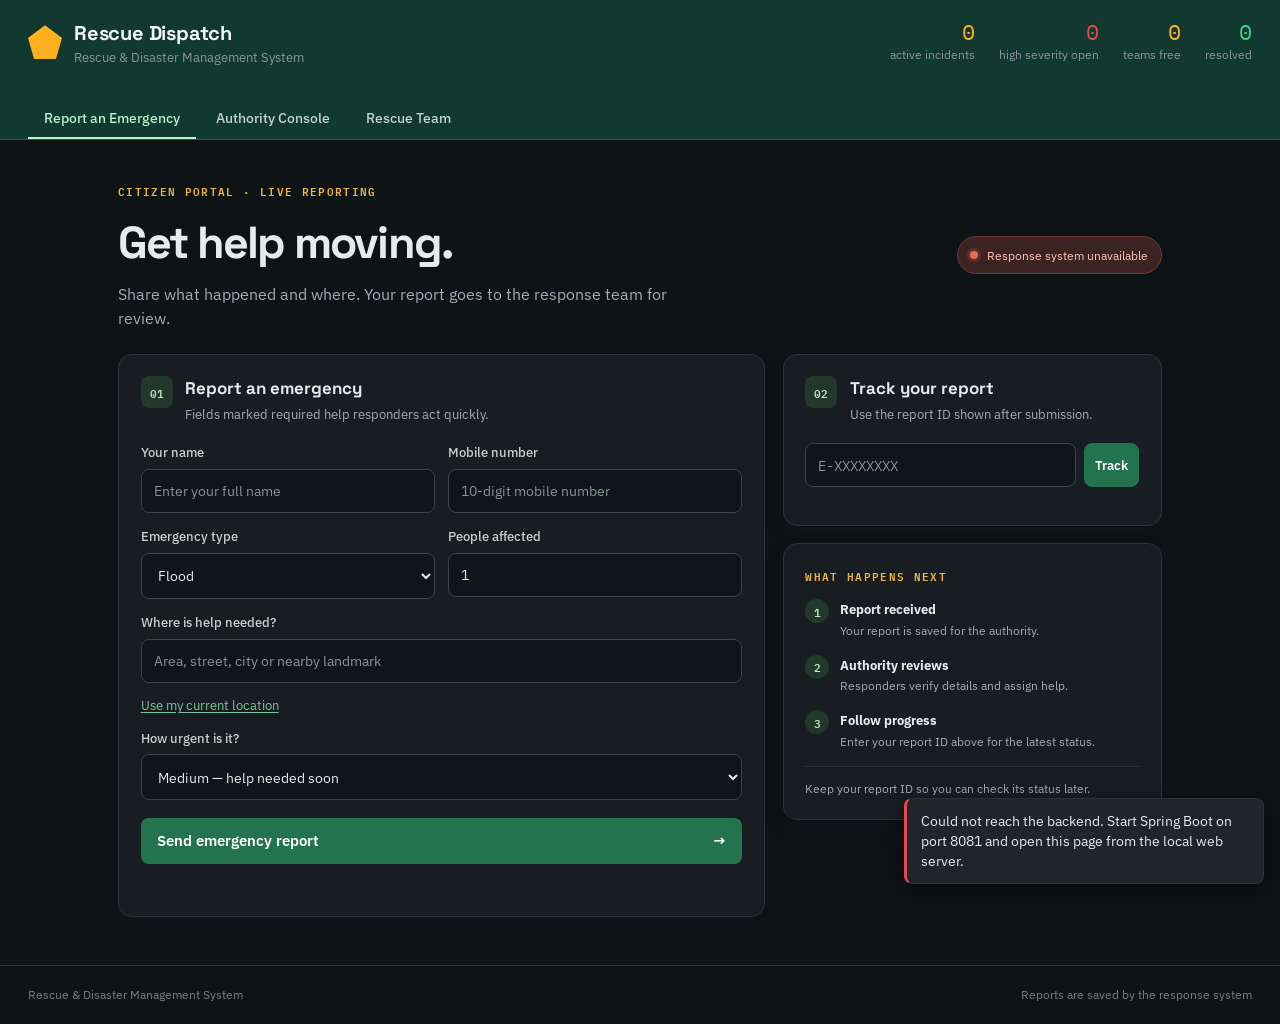
<file: Root Folder/frontend/index.html>
<!DOCTYPE html>
<html lang="en">
<head>
<meta charset="UTF-8">
<meta name="viewport" content="width=device-width, initial-scale=1.0">
<title>Rescue Dispatch — Rescue and Disaster Management System</title>
<link rel="stylesheet" href="style.css">
</head>
<body>

<header class="topbar">
  <div class="brand">
    <span class="brand-mark" aria-hidden="true"></span>
    <div>
      <h1>Rescue Dispatch</h1>
      <p class="brand-sub">Rescue &amp; Disaster Management System</p>
    </div>
  </div>

  <div class="stats" id="stats">
    <div class="stat"><span class="stat-value" id="statActive">0</span><span class="stat-label">active incidents</span></div>
    <div class="stat"><span class="stat-value crit" id="statCritical">0</span><span class="stat-label">high severity open</span></div>
    <div class="stat"><span class="stat-value" id="statTeams">0</span><span class="stat-label">teams free</span></div>
    <div class="stat"><span class="stat-value ok" id="statDone">0</span><span class="stat-label">resolved</span></div>
  </div>
</header>

<nav class="tabs" role="tablist" aria-label="Role">
  <button class="tab active" data-tab="citizen" role="tab" aria-selected="true" aria-controls="panel-citizen" id="tab-citizen">Report an Emergency</button>
  <button class="tab" data-tab="authority" role="tab" aria-selected="false" aria-controls="panel-authority" id="tab-authority" tabindex="-1">Authority Console <span class="tab-count" id="queueCount" hidden>0</span></button>
  <button class="tab" data-tab="team" role="tab" aria-selected="false" aria-controls="panel-team" id="tab-team" tabindex="-1">Rescue Team</button>
</nav>

<main class="layout">

  <section class="panel" id="panel-citizen" data-panel="citizen" role="tabpanel" aria-labelledby="tab-citizen">
    <div class="citizen-hero">
      <div>
        <p class="eyebrow">CITIZEN PORTAL · LIVE REPORTING</p>
        <h2>Get help moving.</h2>
        <p class="panel-hint">Share what happened and where. Your report goes to the response team for review.</p>
      </div>
      <div class="live-pill" id="apiConnection" role="status"><span></span> Checking response system…</div>
    </div>

    <div class="citizen-columns">
      <div class="citizen-card report-card">
        <div class="section-heading">
          <span class="step-number">01</span>
          <div><h3>Report an emergency</h3><p>Fields marked required help responders act quickly.</p></div>
        </div>

        <form id="reportForm" class="form citizen-form" novalidate>
          <div class="field-row">
            <label>Your name
              <input type="text" id="citizenName" placeholder="Enter your full name" required minlength="2" autocomplete="name">
            </label>
            <label>Mobile number
              <input type="tel" id="citizenPhone" placeholder="10-digit mobile number" inputmode="numeric" autocomplete="tel" maxlength="10" pattern="[6-9][0-9]{9}" required>
            </label>
          </div>

          <div class="field-row">
            <label>Emergency type
              <select id="type" required>
                <option value="Flood">Flood</option>
                <option value="Fire">Fire</option>
                <option value="Building Collapse">Building collapse</option>
                <option value="Road Accident">Road accident</option>
                <option value="Earthquake">Earthquake</option>
              </select>
            </label>
            <label>People affected
              <input type="number" id="affected" min="1" max="10000" value="1" required>
            </label>
          </div>

          <label>Where is help needed?
            <input type="text" id="location" placeholder="Area, street, city or nearby landmark" required autocomplete="street-address">
          </label>
          <button type="button" id="geoBtn" class="btn-link">Use my current location</button>

          <label>How urgent is it?
            <select id="severity" required>
              <option value="Low">Low — no immediate danger</option>
              <option value="Medium" selected>Medium — help needed soon</option>
              <option value="High">High — immediate danger</option>
            </select>
          </label>

          <button type="submit" class="btn-primary">Send emergency report <span aria-hidden="true">→</span></button>
          <p class="form-status" id="citizenStatus" role="status" aria-live="polite"></p>
        </form>
      </div>

      <div class="citizen-side">
        <div class="citizen-card track-card">
          <div class="section-heading">
            <span class="step-number">02</span>
            <div><h3>Track your report</h3><p>Use the report ID shown after submission.</p></div>
          </div>
          <form id="trackForm" class="track-row">
            <input type="text" id="trackId" placeholder="E-XXXXXXXX" aria-label="Report ID" autocomplete="off">
            <button type="submit" class="btn-small">Track</button>
          </form>
          <div id="trackResult" aria-live="polite"></div>
        </div>

        <div class="citizen-card next-card">
          <p class="eyebrow">WHAT HAPPENS NEXT</p>
          <ol class="next-steps">
            <li><span>1</span><div><strong>Report received</strong><small>Your report is saved for the authority.</small></div></li>
            <li><span>2</span><div><strong>Authority reviews</strong><small>Responders verify details and assign help.</small></div></li>
            <li><span>3</span><div><strong>Follow progress</strong><small>Enter your report ID above for the latest status.</small></div></li>
          </ol>
          <p class="privacy-note">Keep your report ID so you can check its status later.</p>
        </div>
      </div>
    </div>
  </section>

  <section class="panel hidden" id="panel-authority" data-panel="authority" role="tabpanel" aria-labelledby="tab-authority">
    <div class="panel-head">
      <div>
        <h2>Authority console</h2>
        <p class="panel-hint">Verify incoming reports and assign a free team. Most urgent incidents are listed first.</p>
      </div>
      <button type="button" class="btn-small" id="exportBtn">Export CSV</button>
    </div>

    <div class="toolbar">
      <input type="search" id="filterQ" placeholder="Search by ID, type, place or name" aria-label="Search incidents">

      <select id="filterStatus" aria-label="Filter by status">
        <option value="active">Active</option>
        <option value="all">All</option>
        <option value="Reported">Reported</option>
        <option value="Verified">Verified</option>
        <option value="Assigned">Assigned</option>
        <option value="Completed">Completed</option>
        <option value="Rejected">Rejected</option>
      </select>

      <select id="filterSeverity" aria-label="Filter by severity">
        <option value="all">Any severity</option>
        <option value="High">High</option>
        <option value="Medium">Medium</option>
        <option value="Low">Low</option>
      </select>
    </div>

    <div id="authorityQueue" class="queue"></div>
  </section>

  <section class="panel hidden" id="panel-team" data-panel="team" role="tabpanel" aria-labelledby="tab-team">
    <h2>Rescue team status</h2>
    <p class="panel-hint">Update your team's progress as you respond.</p>
    <div id="teamList" class="queue"></div>
  </section>

  <aside class="log">
    <h2>Emergency log</h2>
    <div id="log" class="log-list"></div>
  </aside>

</main>

<footer class="footer">
  <span>Rescue &amp; Disaster Management System</span>
  <span class="footer-actions">Reports are saved by the response system</span>
</footer>

<div id="toasts" class="toasts" aria-live="polite"></div>

<script src="script.js"></script>
</body>
</html>
</file>
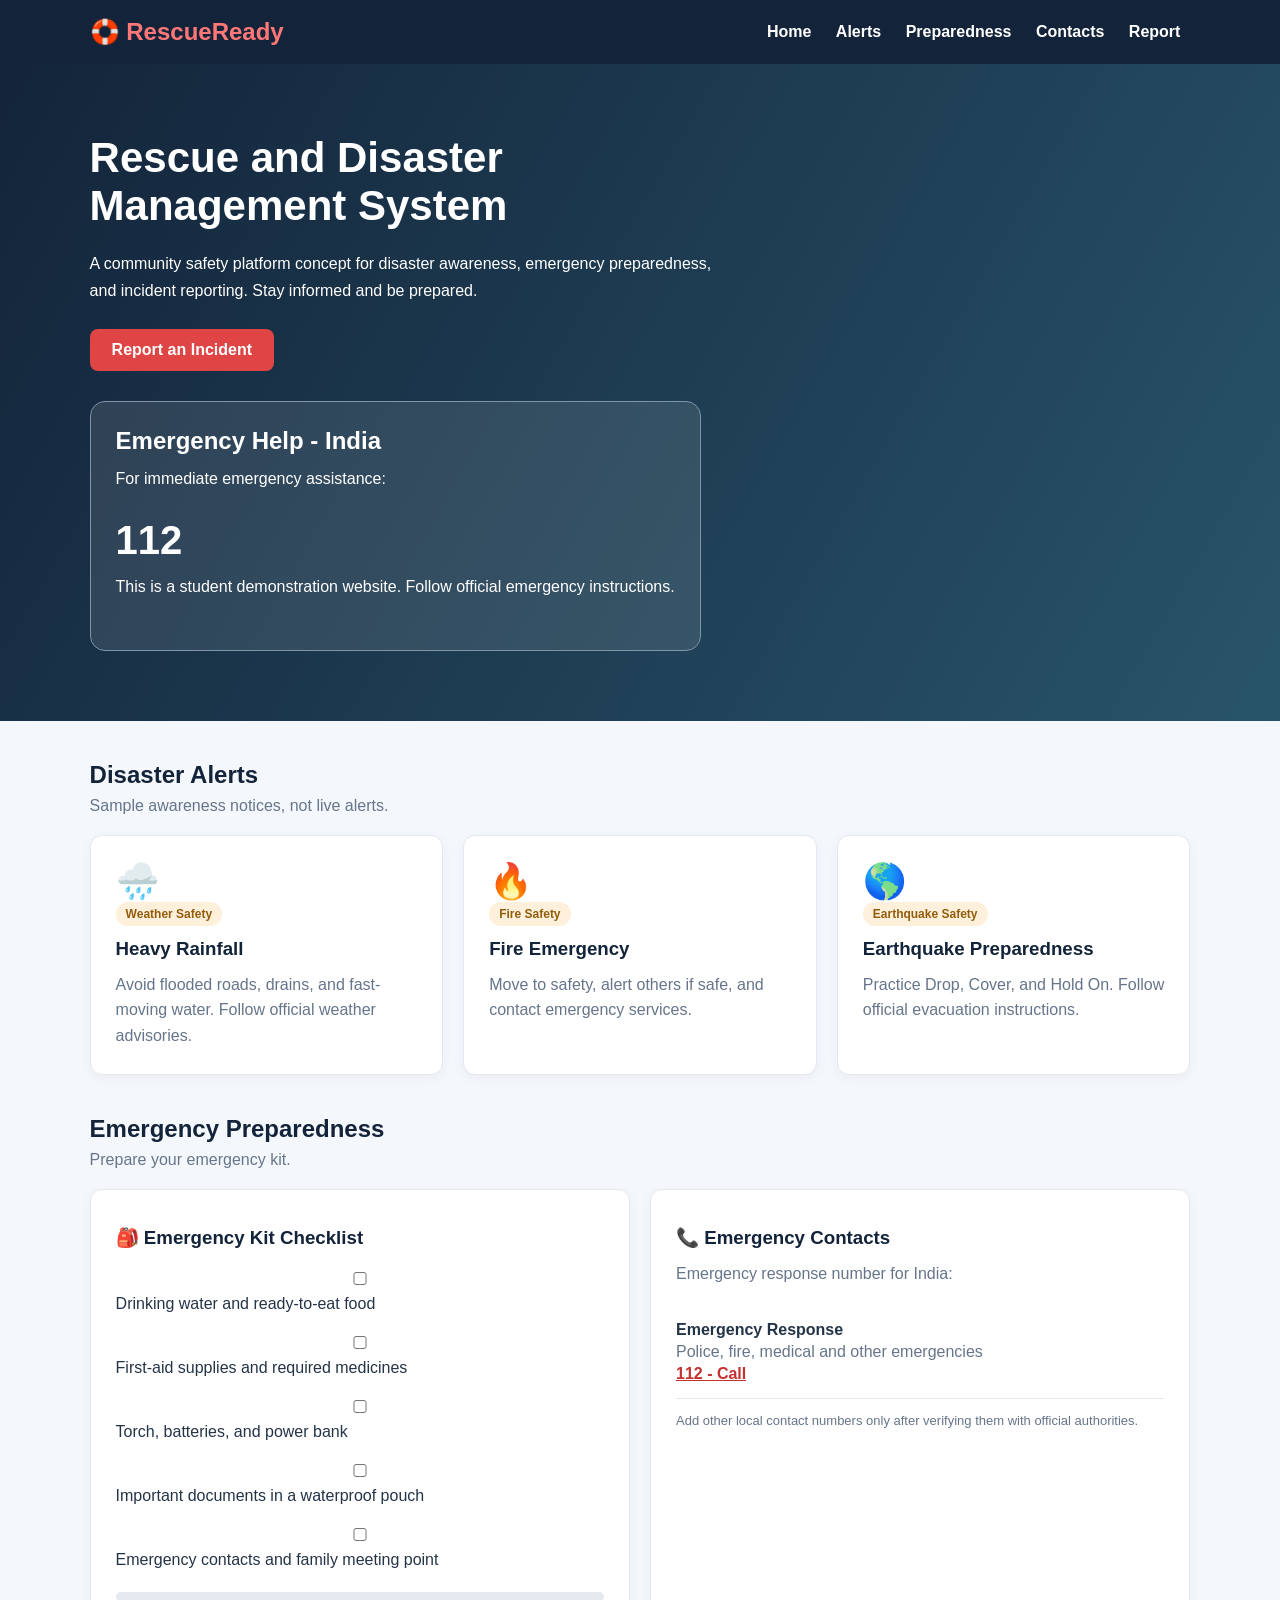
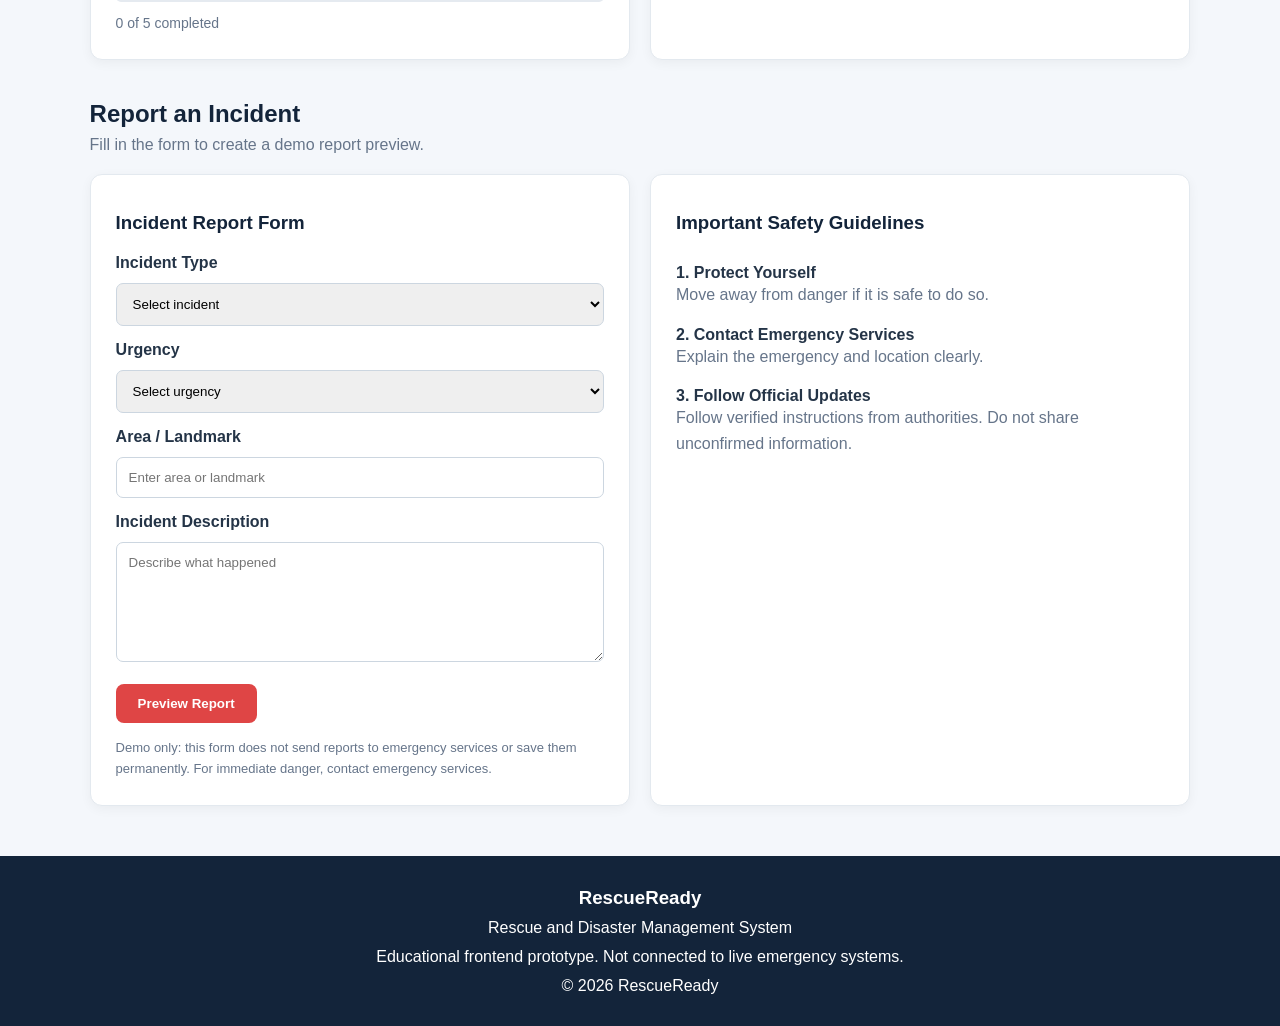
<file: Root Folder/cpp-Demo/Frontend/index.html>
<!DOCTYPE html>
<html lang="en">
<head>
    <meta charset="UTF-8">
    <meta name="viewport" content="width=device-width, initial-scale=1.0">

    <title>Rescue and Disaster Management System</title>

    <style>
        * {
            margin: 0;
            padding: 0;
            box-sizing: border-box;
            font-family: Arial, sans-serif;
        }

        body {
            background: #f4f7fb;
            color: #243447;
        }

        /* Navigation */
        header {
            background: #13243a;
            color: white;
            padding: 18px 7%;
            display: flex;
            justify-content: space-between;
            align-items: center;
            flex-wrap: wrap;
            gap: 15px;
        }

        header h2 {
            color: #ff7777;
        }

        nav a {
            color: white;
            text-decoration: none;
            margin: 0 10px;
            font-weight: bold;
        }

        nav a:hover {
            color: #ffb454;
        }

        /* Hero section */
        .hero {
            background: linear-gradient(120deg, #13243a, #28546a);
            color: white;
            padding: 70px 7%;
            display: flex;
            justify-content: space-between;
            align-items: center;
            gap: 30px;
            flex-wrap: wrap;
        }

        .hero-content {
            max-width: 650px;
        }

        .hero h1 {
            font-size: 42px;
            margin-bottom: 20px;
        }

        .hero p {
            line-height: 1.7;
            margin-bottom: 25px;
        }

        .btn {
            display: inline-block;
            background: #df4545;
            color: white;
            padding: 12px 22px;
            border-radius: 8px;
            text-decoration: none;
            border: none;
            cursor: pointer;
            font-weight: bold;
        }

        .btn:hover {
            background: #bd3030;
        }

        .emergency-box {
            background: rgba(255,255,255,0.1);
            border: 1px solid #8094a8;
            padding: 25px;
            border-radius: 15px;
            min-width: 240px;
        }

        .emergency-box h2 {
            margin-bottom: 10px;
        }

        .emergency-number {
            font-size: 40px;
            font-weight: bold;
            margin: 10px 0;
        }

        /* Main sections */
        .container {
            width: 86%;
            margin: 40px auto;
        }

        .section-title {
            margin-bottom: 20px;
            color: #13243a;
        }

        .section-title p {
            color: #66758a;
            margin-top: 8px;
        }

        /* Cards */
        .cards {
            display: grid;
            grid-template-columns: repeat(3, 1fr);
            gap: 20px;
        }

        .card {
            background: white;
            padding: 25px;
            border-radius: 12px;
            box-shadow: 0 3px 12px #0000000c;
            border: 1px solid #e3e9ef;
        }

        .card h3 {
            margin: 12px 0;
            color: #13243a;
        }

        .card p {
            color: #66758a;
            line-height: 1.6;
        }

        .icon {
            font-size: 35px;
        }

        .badge {
            display: inline-block;
            background: #fff0dc;
            color: #925d0b;
            padding: 5px 10px;
            border-radius: 20px;
            font-size: 12px;
            font-weight: bold;
        }

        /* Preparedness */
        .two-columns {
            display: grid;
            grid-template-columns: 1fr 1fr;
            gap: 20px;
        }

        .checklist {
            margin-top: 18px;
        }

        .checklist label {
            display: block;
            margin: 15px 0;
            line-height: 1.5;
        }

        .checklist input {
            margin-right: 8px;
        }

        .progress-bg {
            height: 10px;
            background: #e5eaf0;
            border-radius: 10px;
            margin-top: 20px;
            overflow: hidden;
        }

        .progress {
            height: 100%;
            width: 0%;
            background: #21845b;
            transition: width 0.3s;
        }

        #progressText {
            margin-top: 10px;
            font-size: 14px;
        }

        /* Emergency contacts */
        .contact {
            margin-top: 20px;
            padding: 15px 0;
            border-bottom: 1px solid #e3e9ef;
        }

        .contact a {
            color: #c53030;
            font-weight: bold;
        }

        /* Report form */
        form {
            margin-top: 20px;
        }

        form label {
            display: block;
            margin: 15px 0 6px;
            font-weight: bold;
        }

        input, select, textarea {
            width: 100%;
            padding: 12px;
            border: 1px solid #ccd6e0;
            border-radius: 7px;
            margin-top: 5px;
        }

        textarea {
            min-height: 120px;
            resize: vertical;
        }

        form button {
            margin-top: 18px;
        }

        #message {
            margin-top: 15px;
            color: #21845b;
            font-weight: bold;
            overflow-wrap: anywhere;
        }

        .note {
            font-size: 13px;
            color: #66758a;
            margin-top: 12px;
            line-height: 1.5;
        }

        /* Footer */
        footer {
            background: #13243a;
            color: white;
            text-align: center;
            padding: 25px;
            margin-top: 50px;
            line-height: 1.8;
        }

        /* Responsive design */
        @media (max-width: 800px) {
            .cards {
                grid-template-columns: 1fr 1fr;
            }

            .two-columns {
                grid-template-columns: 1fr;
            }

            .hero h1 {
                font-size: 32px;
            }
        }

        @media (max-width: 550px) {
            .cards {
                grid-template-columns: 1fr;
            }

            header {
                flex-direction: column;
            }

            nav {
                display: flex;
                flex-wrap: wrap;
                justify-content: center;
                gap: 12px;
            }

            nav a {
                margin: 0;
            }

            .container {
                width: 90%;
            }
        }
    </style>
</head>

<body>

    <!-- Navigation -->
    <header>
        <h2>🛟 RescueReady</h2>

        <nav>
            <a href="#home">Home</a>
            <a href="#alerts">Alerts</a>
            <a href="#prepare">Preparedness</a>
            <a href="#contacts">Contacts</a>
            <a href="#report">Report</a>
        </nav>
    </header>

    <!-- Home Section -->
    <section class="hero" id="home">

        <div class="hero-content">
            <h1>Rescue and Disaster Management System</h1>

            <p>
                A community safety platform concept for disaster awareness,
                emergency preparedness, and incident reporting.
                Stay informed and be prepared.
            </p>

            <a href="#report" class="btn">Report an Incident</a>
        </div>

        <div class="emergency-box">
            <h2>Emergency Help - India</h2>
            <p>For immediate emergency assistance:</p>

            <div class="emergency-number">112</div>

            <p>
                This is a student demonstration website.
                Follow official emergency instructions.
            </p>
        </div>

    </section>

    <!-- Alerts Section -->
    <section class="container" id="alerts">

        <div class="section-title">
            <h2>Disaster Alerts</h2>
            <p>Sample awareness notices, not live alerts.</p>
        </div>

        <div class="cards">

            <div class="card">
                <div class="icon">🌧️</div>
                <span class="badge">Weather Safety</span>

                <h3>Heavy Rainfall</h3>

                <p>
                    Avoid flooded roads, drains, and fast-moving water.
                    Follow official weather advisories.
                </p>
            </div>

            <div class="card">
                <div class="icon">🔥</div>
                <span class="badge">Fire Safety</span>

                <h3>Fire Emergency</h3>

                <p>
                    Move to safety, alert others if safe,
                    and contact emergency services.
                </p>
            </div>

            <div class="card">
                <div class="icon">🌎</div>
                <span class="badge">Earthquake Safety</span>

                <h3>Earthquake Preparedness</h3>

                <p>
                    Practice Drop, Cover, and Hold On.
                    Follow official evacuation instructions.
                </p>
            </div>

        </div>
    </section>

    <!-- Preparedness Section -->
    <section class="container" id="prepare">

        <div class="section-title">
            <h2>Emergency Preparedness</h2>
            <p>Prepare your emergency kit.</p>
        </div>

        <div class="two-columns">

            <div class="card">
                <h3>🎒 Emergency Kit Checklist</h3>

                <div class="checklist" id="checklist">

                    <label>
                        <input type="checkbox">
                        Drinking water and ready-to-eat food
                    </label>

                    <label>
                        <input type="checkbox">
                        First-aid supplies and required medicines
                    </label>

                    <label>
                        <input type="checkbox">
                        Torch, batteries, and power bank
                    </label>

                    <label>
                        <input type="checkbox">
                        Important documents in a waterproof pouch
                    </label>

                    <label>
                        <input type="checkbox">
                        Emergency contacts and family meeting point
                    </label>

                </div>

                <div class="progress-bg">
                    <div class="progress" id="progressBar"></div>
                </div>

                <p id="progressText">0 of 5 completed</p>
            </div>

            <!-- Contacts -->
            <div class="card" id="contacts">

                <h3>📞 Emergency Contacts</h3>

                <p>
                    Emergency response number for India:
                </p>

                <div class="contact">
                    <strong>Emergency Response</strong>
                    <p>Police, fire, medical and other emergencies</p>

                    <a href="tel:112">112 - Call</a>
                </div>

                <p class="note">
                    Add other local contact numbers only after
                    verifying them with official authorities.
                </p>

            </div>

        </div>
    </section>

    <!-- Report Incident Section -->
    <section class="container" id="report">

        <div class="section-title">
            <h2>Report an Incident</h2>
            <p>Fill in the form to create a demo report preview.</p>
        </div>

        <div class="two-columns">

            <div class="card">

                <h3>Incident Report Form</h3>

                <form id="incidentForm">

                    <label for="type">Incident Type</label>

                    <select id="type" required>
                        <option value="">Select incident</option>
                        <option>Flood</option>
                        <option>Fire</option>
                        <option>Earthquake</option>
                        <option>Road Accident</option>
                        <option>Other</option>
                    </select>

                    <label for="urgency">Urgency</label>

                    <select id="urgency" required>
                        <option value="">Select urgency</option>
                        <option>Information</option>
                        <option>Urgent</option>
                    </select>

                    <label for="area">Area / Landmark</label>

                    <input
                        type="text"
                        id="area"
                        placeholder="Enter area or landmark"
                        maxlength="120"
                        required
                    >

                    <label for="details">Incident Description</label>

                    <textarea
                        id="details"
                        placeholder="Describe what happened"
                        maxlength="700"
                        required
                    ></textarea>

                    <button type="submit" class="btn">
                        Preview Report
                    </button>

                    <p id="message" role="status" aria-live="polite"></p>

                </form>

                <p class="note">
                    Demo only: this form does not send reports to
                    emergency services or save them permanently.
                    For immediate danger, contact emergency services.
                </p>

            </div>

            <!-- Safety Information -->
            <div class="card">

                <h3>Important Safety Guidelines</h3>

                <br>

                <h4>1. Protect Yourself</h4>
                <p>
                    Move away from danger if it is safe to do so.
                </p>

                <br>

                <h4>2. Contact Emergency Services</h4>
                <p>
                    Explain the emergency and location clearly.
                </p>

                <br>

                <h4>3. Follow Official Updates</h4>
                <p>
                    Follow verified instructions from authorities.
                    Do not share unconfirmed information.
                </p>

            </div>

        </div>
    </section>

    <!-- Footer -->
    <footer>
        <h3>RescueReady</h3>

        <p>
            Rescue and Disaster Management System
        </p>

        <p>
            Educational frontend prototype.
            Not connected to live emergency systems.
        </p>

        <p>
            &copy; <span id="year"></span> RescueReady
        </p>
    </footer>

    <!-- JavaScript -->
    <script>

        // Emergency kit checklist progress

        const checkboxes = document.querySelectorAll(
            '#checklist input[type="checkbox"]'
        );

        const progressBar = document.getElementById("progressBar");
        const progressText = document.getElementById("progressText");

        function updateProgress() {

            let completed = 0;

            checkboxes.forEach(function(checkbox) {
                if (checkbox.checked) {
                    completed++;
                }
            });

            const total = checkboxes.length;

            const percentage = total
                ? (completed / total) * 100
                : 0;

            progressBar.style.width = percentage + "%";

            progressText.textContent =
                completed + " of " + total + " completed";
        }

        checkboxes.forEach(function(checkbox) {
            checkbox.addEventListener("change", updateProgress);
        });


        // Incident report demo form

        const form = document.getElementById("incidentForm");

        form.addEventListener("submit", function(event) {

            event.preventDefault();

            const type = document.getElementById("type").value;
            const urgency = document.getElementById("urgency").value;
            const area = document.getElementById("area").value.trim();

            const message = document.getElementById("message");

            message.textContent =
                "Demo preview created: " +
                type + " | " +
                urgency + " | " +
                area +
                ". Report not sent.";

        });


        // Current year

        document.getElementById("year").textContent =
            new Date().getFullYear();

    </script>

</body>
</html>
</file>
<file: Root Folder/frontend/style.css>
@import url('https://fonts.googleapis.com/css2?family=Space+Grotesk:wght@500;700&family=IBM+Plex+Sans:wght@400;500;600&family=IBM+Plex+Mono:wght@500&display=swap');

:root {
  --bg: #0E1316;
  --surface: #171D21;
  --surface-raised: #1E262B;
  --border: #2A333A;
  --text: #E7EBEE;
  --text-dim: #8A969D;
  --accent: #FFB020;      /* dispatch amber: primary actions */
  --accent-ink: #1A1200;
  --critical: #E5484D;    /* high severity, reject */
  --medium: #F2A33C;
  --ok: #3DD68C;          /* available / completed */
  --info: #5B9FE8;        /* verified / en route / in action */
  --muted: #6B7780;       /* rejected / closed */
  --font-display: 'Space Grotesk', 'Segoe UI', sans-serif;
  --font-body: 'IBM Plex Sans', 'Segoe UI', sans-serif;
  --font-mono: 'IBM Plex Mono', 'Courier New', monospace;
}

* { box-sizing: border-box; }
[hidden] { display: none !important; }

body {
  margin: 0;
  background: var(--bg);
  color: var(--text);
  font-family: var(--font-body);
  line-height: 1.5;
}

h1, h2, h3 { font-family: var(--font-display); margin: 0; }

/* ---------- Topbar ---------- */
.topbar {
  display: flex;
  justify-content: space-between;
  align-items: center;
  flex-wrap: wrap;
  gap: 1rem;
  padding: 1.1rem 1.75rem;
  background: var(--surface);
  border-bottom: 1px solid var(--border);
}

.brand { display: flex; align-items: center; gap: 0.75rem; }

.brand-mark {
  width: 34px; height: 34px;
  background: var(--accent);
  clip-path: polygon(50% 0%, 100% 38%, 82% 100%, 18% 100%, 0% 38%);
  flex-shrink: 0;
}

.brand h1 { font-size: 1.25rem; letter-spacing: -0.01em; }
.brand-sub { margin: 0; font-size: 0.8rem; color: var(--text-dim); }

.stats { display: flex; gap: 1.5rem; flex-wrap: wrap; }
.stat { display: flex; flex-direction: column; align-items: flex-end; }
.stat-value { font-family: var(--font-mono); font-size: 1.4rem; line-height: 1; color: var(--accent); }
.stat-value.crit { color: var(--critical); }
.stat-value.ok { color: var(--ok); }
.stat-label { font-size: 0.72rem; color: var(--text-dim); margin-top: 2px; }

/* ---------- Tabs ---------- */
.tabs {
  display: flex;
  gap: 0.25rem;
  padding: 0.75rem 1.75rem 0;
  background: var(--surface);
  border-bottom: 1px solid var(--border);
  overflow-x: auto;
}

.tab {
  display: inline-flex;
  align-items: center;
  gap: 0.45rem;
  background: none;
  border: none;
  border-bottom: 2px solid transparent;
  color: var(--text-dim);
  font-family: var(--font-body);
  font-size: 0.9rem;
  font-weight: 500;
  padding: 0.65rem 1rem;
  white-space: nowrap;
  cursor: pointer;
}

.tab:hover { color: var(--text); }
.tab.active { color: var(--accent); border-bottom-color: var(--accent); }

.tab-count {
  min-width: 1.25rem;
  padding: 0 0.4rem;
  border-radius: 100px;
  background: var(--critical);
  color: #fff;
  font-family: var(--font-mono);
  font-size: 0.72rem;
  line-height: 1.25rem;
  text-align: center;
}

/* ---------- Layout and panels ---------- */
.layout {
  display: grid;
  grid-template-columns: 1fr 340px;
  gap: 1.25rem;
  max-width: 1200px;
  margin: 0 auto;
  padding: 1.5rem 1.75rem;
}

.panel {
  background: var(--surface);
  border: 1px solid var(--border);
  border-radius: 10px;
  padding: 1.5rem;
  min-width: 0;
}

.panel.hidden { display: none; }
.panel-hint { margin: 0.35rem 0 1.25rem; color: var(--text-dim); font-size: 0.88rem; }
.panel-head { display: flex; justify-content: space-between; align-items: flex-start; gap: 1rem; flex-wrap: wrap; }

/* ---------- Forms ---------- */
.form { display: flex; flex-direction: column; gap: 1rem; max-width: 420px; }
.form label { display: flex; flex-direction: column; gap: 0.4rem; font-size: 0.85rem; color: var(--text-dim); }

input, select {
  background: var(--bg);
  border: 1px solid var(--border);
  border-radius: 6px;
  color: var(--text);
  font-family: var(--font-body);
  font-size: 0.95rem;
  padding: 0.6rem 0.7rem;
  min-width: 0;
}

input::placeholder { color: var(--text-dim); opacity: 0.7; }
input[aria-invalid="true"] { border-color: var(--critical); }

input:focus-visible, select:focus-visible, button:focus-visible {
  outline: 2px solid var(--accent);
  outline-offset: 2px;
}

.form-status { min-height: 1.2em; margin: 0; font-size: 0.85rem; color: var(--ok); }
.form-status.error { color: var(--critical); }

/* ---------- Buttons ---------- */
.btn-primary {
  margin-top: 0.25rem;
  padding: 0.75rem 1.1rem;
  background: var(--accent);
  color: var(--accent-ink);
  border: none;
  border-radius: 6px;
  font-family: var(--font-body);
  font-size: 0.92rem;
  font-weight: 600;
  cursor: pointer;
}
.btn-primary:hover { filter: brightness(1.08); }

.btn-small {
  padding: 0.4rem 0.65rem;
  background: transparent;
  color: var(--text);
  border: 1px solid var(--border);
  border-radius: 6px;
  font-family: var(--font-body);
  font-size: 0.8rem;
  cursor: pointer;
}
.btn-small:hover { border-color: var(--accent); color: var(--accent); }

.btn-danger:hover { border-color: var(--critical); color: var(--critical); }

.btn-link {
  align-self: flex-start;
  padding: 0;
  background: none;
  border: none;
  color: var(--info);
  font-family: var(--font-body);
  font-size: 0.82rem;
  text-decoration: underline;
  text-underline-offset: 2px;
  cursor: pointer;
}
.btn-link:hover { color: var(--accent); }

/* ---------- Track a report ---------- */
.tracker { margin-top: 2rem; padding-top: 1.5rem; border-top: 1px solid var(--border); max-width: 420px; }
.tracker h3 { font-size: 1rem; margin-bottom: 0.75rem; }
.track-row { display: flex; gap: 0.5rem; }
.track-row input { flex: 1; font-family: var(--font-mono); text-transform: uppercase; }
#trackResult { margin-top: 1rem; }

.timeline {
  list-style: none;
  margin: 0.75rem 0 0;
  padding: 0 0 0 1rem;
  border-left: 2px solid var(--border);
}
.timeline li {
  position: relative;
  display: flex;
  justify-content: space-between;
  gap: 1rem;
  padding: 0.3rem 0;
  font-size: 0.88rem;
}
.timeline li::before {
  content: "";
  position: absolute;
  left: calc(-1rem - 6px);
  top: 0.65rem;
  width: 10px; height: 10px;
  border-radius: 50%;
  background: var(--accent);
}
.timeline time { color: var(--text-dim); font-family: var(--font-mono); font-size: 0.75rem; }

/* ---------- Authority toolbar ---------- */
.toolbar { display: flex; gap: 0.6rem; flex-wrap: wrap; margin-bottom: 1rem; }
.toolbar input[type="search"] { flex: 1 1 200px; }

/* ---------- Cards (incidents and teams) ---------- */
.queue { display: flex; flex-direction: column; gap: 0.75rem; }

.card {
  display: flex;
  justify-content: space-between;
  align-items: center;
  flex-wrap: wrap;
  gap: 0.75rem 1rem;
  padding: 0.9rem 1rem;
  background: var(--surface-raised);
  border: 1px solid var(--border);
  border-left: 3px solid var(--border);
  border-radius: 8px;
}

.card.sev-High { border-left-color: var(--critical); }
.card.sev-Medium { border-left-color: var(--medium); }
.card.sev-Low { border-left-color: var(--ok); }
.card.closed { opacity: 0.55; border-left-color: var(--muted); }

.card-main { display: flex; flex-direction: column; gap: 0.2rem; flex: 1 1 220px; min-width: 0; }
.card-title { font-size: 0.95rem; font-weight: 600; overflow-wrap: anywhere; }
.card-meta { color: var(--text-dim); font-family: var(--font-mono); font-size: 0.78rem; overflow-wrap: anywhere; }
.card-actions { display: flex; flex-wrap: wrap; gap: 0.5rem; }
.empty-note { margin: 0; color: var(--text-dim); font-size: 0.88rem; }

/* ---------- Badges ---------- */
.badge {
  padding: 0.25rem 0.55rem;
  border: 1px solid currentColor;
  border-radius: 100px;
  font-family: var(--font-mono);
  font-size: 0.72rem;
  white-space: nowrap;
}
.badge.High { color: var(--critical); }
.badge.Medium { color: var(--medium); }
.badge.Low, .badge.Available, .badge.Completed { color: var(--ok); }
.badge.Reported { color: var(--accent); }
.badge.Verified, .badge.Assigned, .badge.EnRoute, .badge.InAction { color: var(--info); }
.badge.Rejected { color: var(--muted); }

/* ---------- Log sidebar ---------- */
.log {
  align-self: start;
  max-height: 70vh;
  overflow-y: auto;
  padding: 1.25rem;
  background: var(--surface);
  border: 1px solid var(--border);
  border-radius: 10px;
}
.log h2 { margin-bottom: 0.9rem; font-size: 1rem; }
.log-list { display: flex; flex-direction: column; gap: 0.6rem; }
.log-entry { padding-left: 0.65rem; border-left: 2px solid var(--border); font-size: 0.82rem; }
.log-time { color: var(--text-dim); font-family: var(--font-mono); font-size: 0.72rem; }

/* ---------- Footer ---------- */
.footer {
  display: flex;
  justify-content: space-between;
  align-items: center;
  flex-wrap: wrap;
  gap: 0.75rem;
  padding: 1.25rem 1.75rem;
  border-top: 1px solid var(--border);
  color: var(--text-dim);
  font-size: 0.75rem;
}
.footer-actions { display: flex; gap: 1.25rem; }
.footer .btn-link { align-self: auto; color: var(--text-dim); }
.footer .btn-link:hover { color: var(--accent); }

/* ---------- Toasts ---------- */
.toasts {
  position: fixed;
  right: 1rem;
  bottom: 1rem;
  z-index: 50;
  display: flex;
  flex-direction: column;
  gap: 0.5rem;
  max-width: min(360px, calc(100vw - 2rem));
}
.toast {
  padding: 0.7rem 0.9rem;
  background: var(--surface-raised);
  border: 1px solid var(--border);
  border-left: 3px solid var(--ok);
  border-radius: 8px;
  box-shadow: 0 6px 20px rgba(0, 0, 0, 0.45);
  font-size: 0.85rem;
  animation: toast-in 0.18s ease-out;
}
.toast.err { border-left-color: var(--critical); }
@keyframes toast-in { from { opacity: 0; transform: translateY(8px); } to { opacity: 1; transform: none; } }

@media (prefers-reduced-motion: reduce) { .toast { animation: none; } }

/* ---------- Small screens ---------- */
@media (max-width: 820px) {
  .layout { grid-template-columns: 1fr; padding: 1rem; }
  .topbar, .tabs, .footer { padding-left: 1rem; padding-right: 1rem; }
  .stats { gap: 1rem; }
  .stat { align-items: flex-start; }
  .log { max-height: none; }
}

/* ---------- Citizen portal ---------- */
body.citizen-mode {
  --citizen-bg: #0e1316;
  --citizen-card: #171d21;
  --citizen-ink: #e7ebee;
  --citizen-muted: #a0adb2;
  --citizen-line: #2a333a;
}
body.citizen-mode { background: var(--citizen-bg); color: var(--citizen-ink); }
body.citizen-mode .topbar { color: #f3f7f4; background: #12392f; border-color: #12392f; }
body.citizen-mode .tabs { background: #12392f; border-color: #31594f; }
body.citizen-mode .tab { color: #c0d4cc; }
body.citizen-mode .tab.active { color: #b7f0cc; border-color: #b7f0cc; }
body.citizen-mode .layout { display: block; max-width: 1100px; padding-top: 2.3rem; padding-bottom: 3rem; }
body.citizen-mode .log { display: none; }
body.citizen-mode #panel-citizen { padding: 0; overflow: hidden; background: transparent; border: 0; }
body.citizen-mode .citizen-hero {
  display: flex; justify-content: space-between; align-items: center; gap: 1.5rem;
  padding: 0.25rem 0 1.5rem;
}
body.citizen-mode #panel-citizen h2 { color: var(--citizen-ink); font-size: clamp(2rem, 4vw, 2.8rem); letter-spacing: -0.04em; }
body.citizen-mode .eyebrow { margin: 0 0 0.55rem; color: #f0b540; font: 600 0.7rem var(--font-mono); letter-spacing: 0.12em; }
body.citizen-mode .panel-hint { max-width: 550px; margin: 0.35rem 0 0; color: var(--citizen-muted); font-size: 1rem; }
body.citizen-mode .live-pill { display: inline-flex; align-items: center; gap: 0.55rem; padding: 0.55rem 0.8rem; color: #c5efd6; background: #1b3329; border: 1px solid #315743; border-radius: 999px; font-size: 0.78rem; white-space: nowrap; }
body.citizen-mode .live-pill span { width: 0.5rem; height: 0.5rem; border-radius: 50%; background: #52c783; box-shadow: 0 0 0 3px #294b38; }
body.citizen-mode .live-pill.offline { color: #ffc2b8; background: #3b2421; border-color: #6d3930; }
body.citizen-mode .live-pill.offline span { background: #e66a55; box-shadow: 0 0 0 3px #5b3029; }
body.citizen-mode .citizen-columns { display: grid; grid-template-columns: minmax(0, 1.45fr) minmax(280px, 0.85fr); gap: 1.1rem; align-items: start; }
body.citizen-mode .citizen-side { display: grid; gap: 1.1rem; }
body.citizen-mode .citizen-card { padding: 1.35rem; background: var(--citizen-card); border: 1px solid var(--citizen-line); border-radius: 14px; box-shadow: 0 8px 30px rgba(28, 59, 45, 0.045); }
body.citizen-mode .section-heading { display: flex; align-items: flex-start; gap: 0.8rem; margin-bottom: 1.2rem; }
body.citizen-mode .section-heading h3 { color: var(--citizen-ink); font-size: 1.06rem; }
body.citizen-mode .section-heading p { margin: 0.2rem 0 0; color: var(--citizen-muted); font-size: 0.8rem; }
body.citizen-mode .step-number { display: grid; place-items: center; width: 2rem; height: 2rem; flex: 0 0 2rem; color: #b7e6c7; background: #23372c; border-radius: 8px; font: 600 0.7rem var(--font-mono); }
body.citizen-mode .citizen-form { max-width: none; gap: 0.9rem; }
body.citizen-mode .field-row { display: grid; grid-template-columns: 1fr 1fr; gap: 0.8rem; }
body.citizen-mode .citizen-form label { color: #c7d1cb; font-size: 0.8rem; font-weight: 500; }
body.citizen-mode input, body.citizen-mode select { padding: 0.72rem 0.75rem; background: #0f1518; color: var(--citizen-ink); border-color: #39454a; border-radius: 8px; font-size: 0.9rem; }
body.citizen-mode input::placeholder { color: #84949a; opacity: 1; }
body.citizen-mode .citizen-form .btn-link { color: #79c59b; }
body.citizen-mode .btn-primary { display: flex; justify-content: space-between; align-items: center; margin-top: 0.2rem; padding: 0.85rem 1rem; color: #fff; background: #24734f; border-radius: 8px; }
body.citizen-mode .btn-primary:hover { background: #1b5c3e; filter: none; }
body.citizen-mode .form-status { color: #24734f; }
body.citizen-mode .form-status.error { color: #b42318; }
body.citizen-mode .track-row input { flex: 1; min-width: 0; text-transform: uppercase; }
body.citizen-mode .btn-small { color: #fff; background: #24734f; border-color: #24734f; border-radius: 8px; font-weight: 600; }
body.citizen-mode .btn-small:hover { color: #fff; background: #1b5c3e; }
body.citizen-mode #trackResult { color: var(--citizen-ink); }
body.citizen-mode #trackResult .empty-note { margin-top: 0.8rem; color: var(--citizen-muted); }
body.citizen-mode .next-card .eyebrow { margin-bottom: 0.9rem; }
body.citizen-mode .next-steps { display: grid; gap: 0.95rem; margin: 0; padding: 0; list-style: none; }
body.citizen-mode .next-steps li { display: flex; gap: 0.7rem; align-items: flex-start; }
body.citizen-mode .next-steps li > span { display: grid; place-items: center; width: 1.5rem; height: 1.5rem; flex: 0 0 1.5rem; color: #b7e6c7; background: #23372c; border-radius: 50%; font: 600 0.7rem var(--font-mono); }
body.citizen-mode .next-steps strong, body.citizen-mode .next-steps small { display: block; }
body.citizen-mode .next-steps strong { color: var(--citizen-ink); font-size: 0.84rem; }
body.citizen-mode .next-steps small { margin-top: 0.15rem; color: var(--citizen-muted); font-size: 0.76rem; line-height: 1.45; }
body.citizen-mode .privacy-note { margin: 1rem 0 0; padding-top: 0.8rem; color: var(--citizen-muted); border-top: 1px solid var(--citizen-line); font-size: 0.74rem; }
body.citizen-mode .footer { color: #72847a; border-color: var(--citizen-line); }

@media (max-width: 1000px) {
  body.citizen-mode .citizen-hero { align-items: flex-start; flex-direction: column; }
  body.citizen-mode .citizen-columns { grid-template-columns: 1fr; }
}
@media (max-width: 520px) {
  body.citizen-mode .field-row { grid-template-columns: 1fr; }
  body.citizen-mode .citizen-card { padding: 1rem; }
  body.citizen-mode .live-pill { white-space: normal; }
}
</file>
